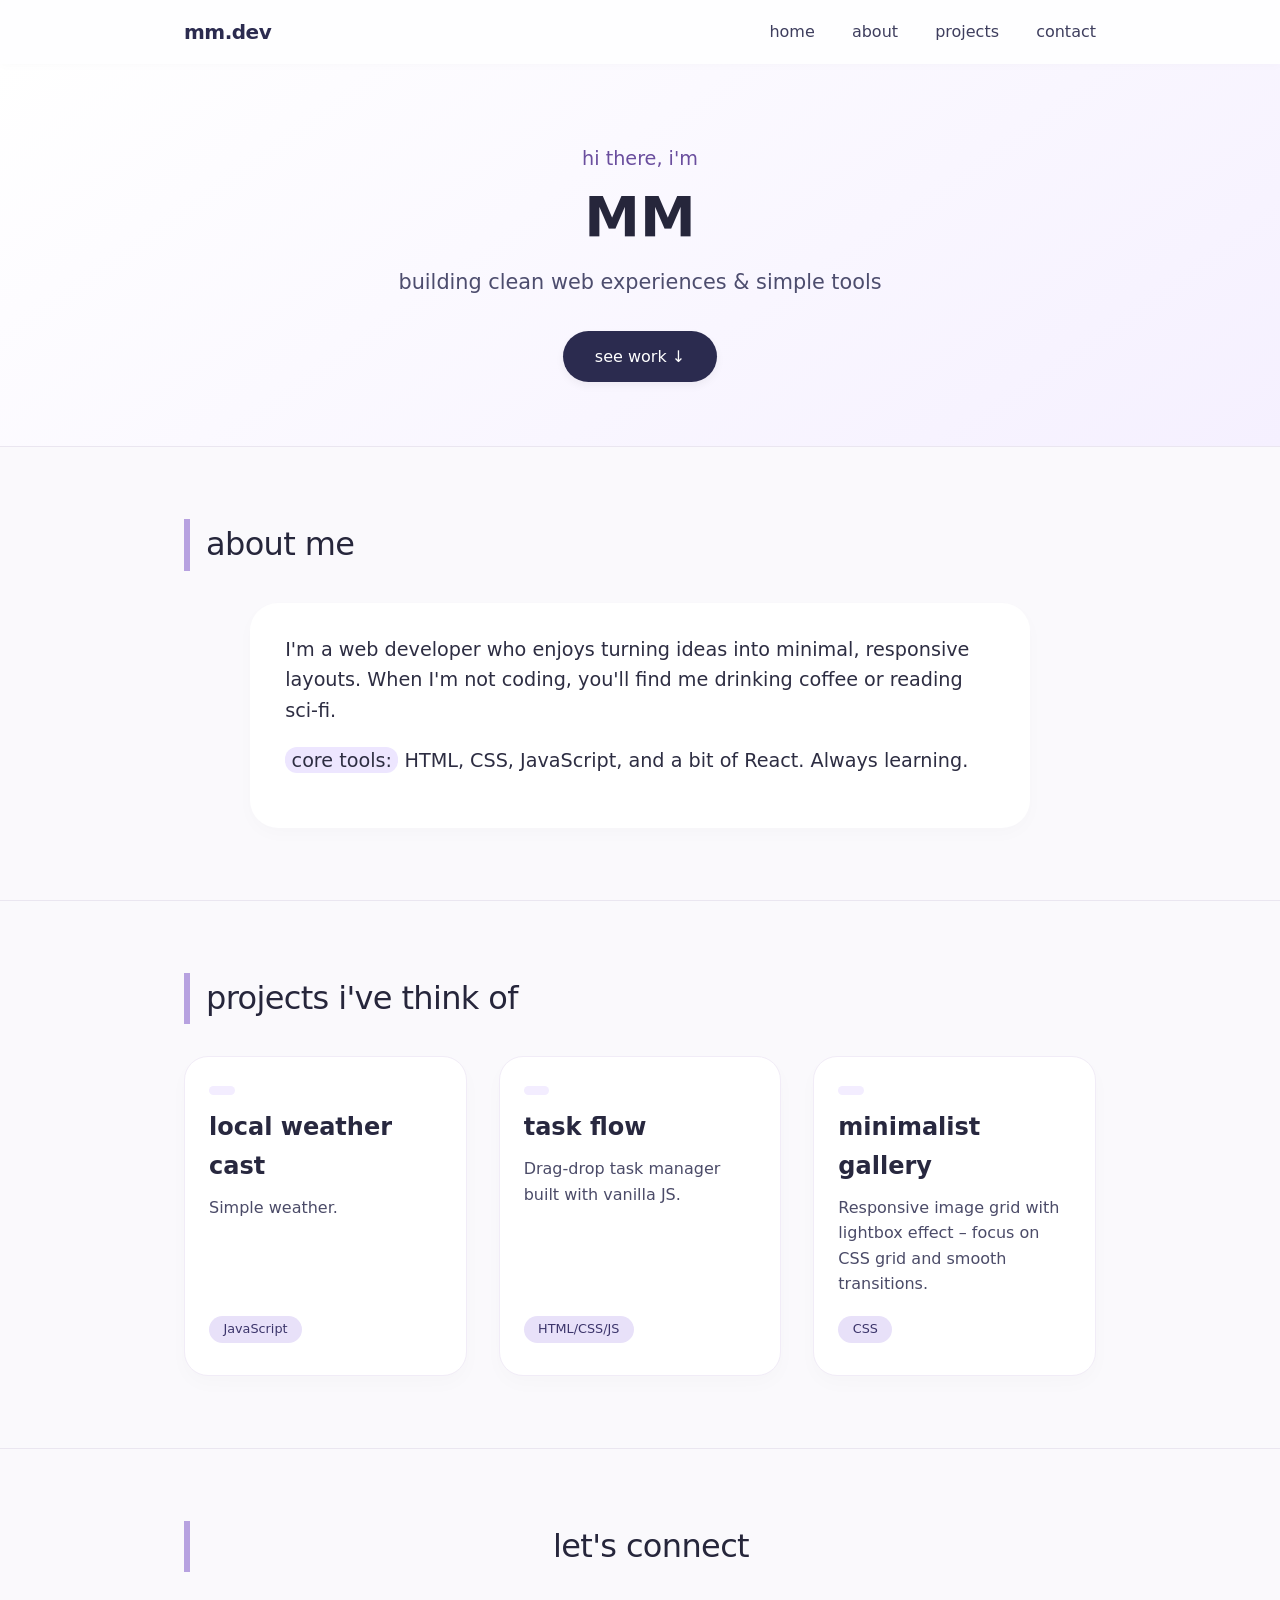
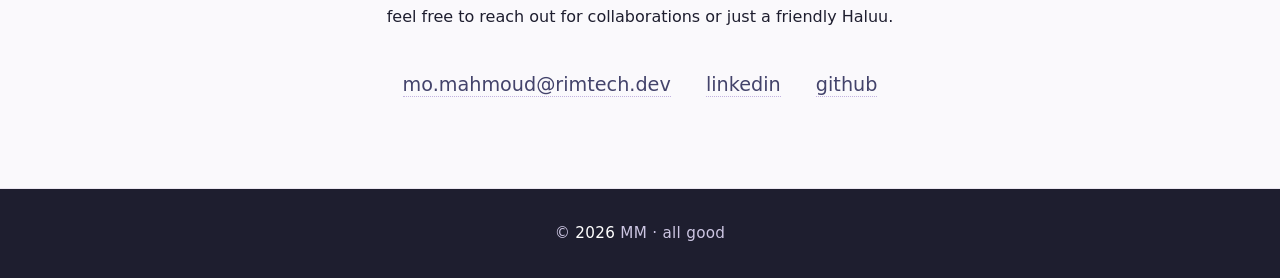
<file: index.html>
<!DOCTYPE html>
<html lang="en">
<head>
  <meta charset="UTF-8">
  <meta name="viewport" content="width=device-width, initial-scale=1.0">
  <title>MM · simple portfolio</title>
  <link rel="stylesheet" href="style.css">
</head>
<body>
  <header class="page-header">
    <div class="container header-flex">
      <span class="logo"> mm.dev</span>
      <nav class="navbar">
        <a href="#home">home</a>
        <a href="#about">about</a>
        <a href="#projects">projects</a>
        <a href="#contact">contact</a>
      </nav>
    </div>
  </header>

  <main>
    <section id="home" class="hero">
      <div class="container">
        <p class="hero-greeting">hi there, i'm</p>
        <h1 class="hero-name">MM</h1>
        <p class="hero-tagline">building clean web experiences & simple tools</p>
        <a href="#projects" class="btn">see work ↓</a>
      </div>
    </section>

    <section id="about" class="about">
      <div class="container">
        <h2>about me</h2>
        <div class="about-content">
          <p>I'm a web developer who enjoys turning ideas into minimal, responsive layouts. When I'm not coding, you'll find me drinking coffee or reading sci‑fi.</p>
          <p><span class="highlight">core tools:</span> HTML, CSS, JavaScript, and a bit of React. Always learning.</p>
        </div>
      </div>
    </section>

    <section id="projects" class="projects">
      <div class="container">
        <h2>projects i've think of</h2>
        <div class="project-grid">
          <article class="card">
            <div class="card-img placeholder"></div>
            <h3>local weather cast</h3>
            <p>Simple weather.</p>
            <span class="card-tag">JavaScript</span>
          </article>
          <article class="card">
            <div class="card-img placeholder"></div>
            <h3>task flow</h3>
            <p>Drag‑drop task manager built with vanilla JS.</p>
            <span class="card-tag">HTML/CSS/JS</span>
          </article>
          <article class="card">
            <div class="card-img placeholder"></div>
            <h3>minimalist gallery</h3>
            <p>Responsive image grid with lightbox effect – focus on CSS grid and smooth transitions.</p>
            <span class="card-tag">CSS</span>
          </article>
        </div>
      </div>
    </section>

    <section id="contact" class="contact">
      <div class="container">
        <h2>let's connect</h2>
        <p>feel free to reach out for collaborations or just a friendly Haluu.</p>
        <ul class="contact-list">
          <li><a href="mailto:mo.mahmoud@rimtech.dev">mo.mahmoud@rimtech.dev</a></li>
          <li><a href="#">linkedin</a></li>
          <li><a href="#">github</a></li>
        </ul>
      </div>
    </section>
  </main>

  <footer class="page-footer">
    <div class="container">
      <p>© <span id="current-year"></span> MM · all good</p>
    </div>
  </footer>

  <script src="script.js"></script>
</body>
</html>
</file>
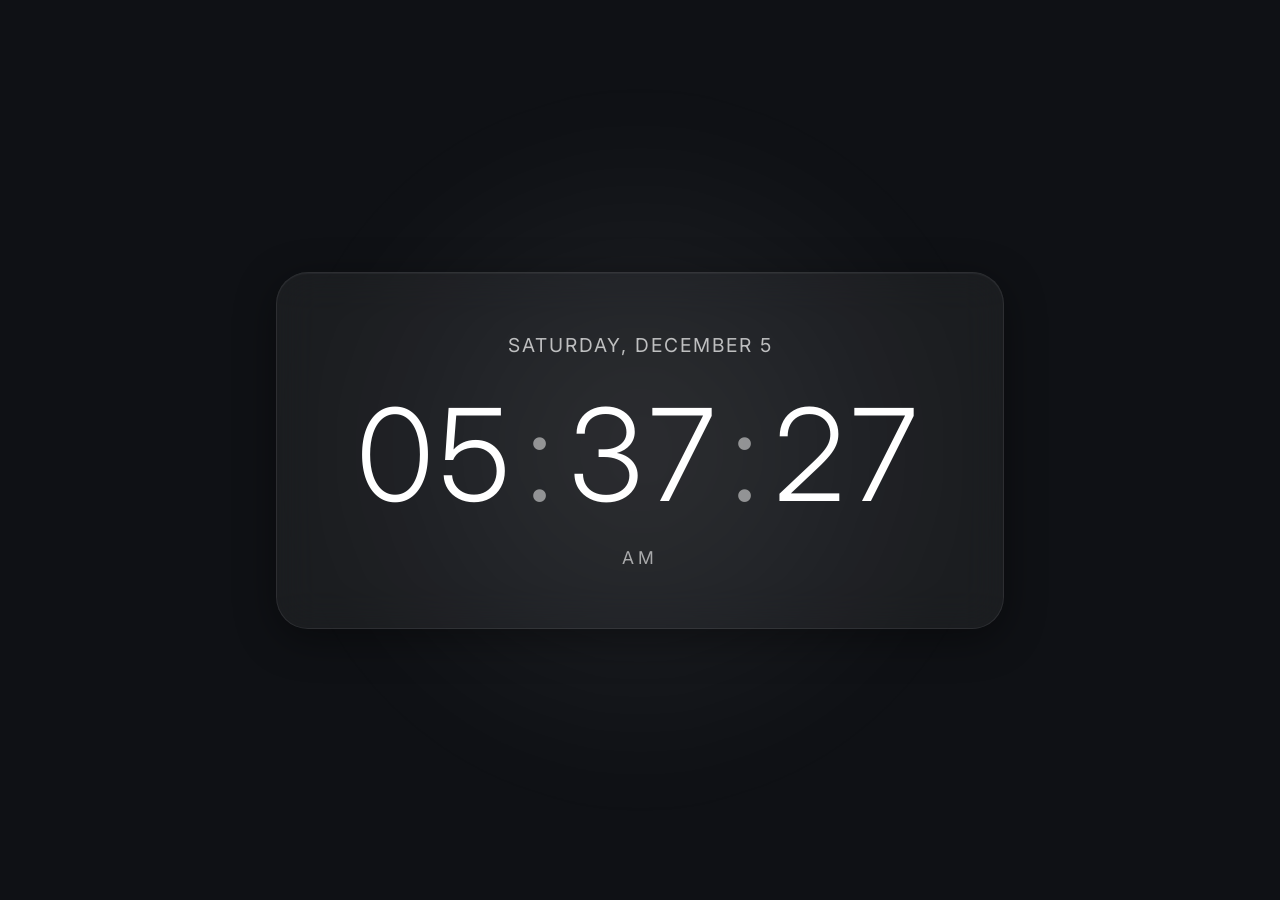
<file: digital-clock/index.html>
<!DOCTYPE html>
<html lang="en">
<head>
  <meta charset="UTF-8" />
  <meta name="viewport" content="width=device-width, initial-scale=1.0" />
  <title>Classy Digital Clock</title>

  <link rel="preconnect" href="https://fonts.googleapis.com">
  <link rel="preconnect" href="https://fonts.gstatic.com" crossorigin>

  <link
    href="https://fonts.googleapis.com/css2?family=Inter:wght@300;400;600&display=swap"
    rel="stylesheet"
  />

  <link rel="stylesheet" href="styles.css" />
</head>
<body>

  <div class="background"></div>

  <div class="clock-container">
    <div class="date" id="date">Monday, January 1</div>

    <div class="clock">
      <span id="hours">00</span>
      <span class="separator">:</span>
      <span id="minutes">00</span>
      <span class="separator">:</span>
      <span id="seconds">00</span>
    </div>

    <div class="format" id="ampm">AM</div>
  </div>

  <script src="script.js"></script>
</body>
</html>
</file>
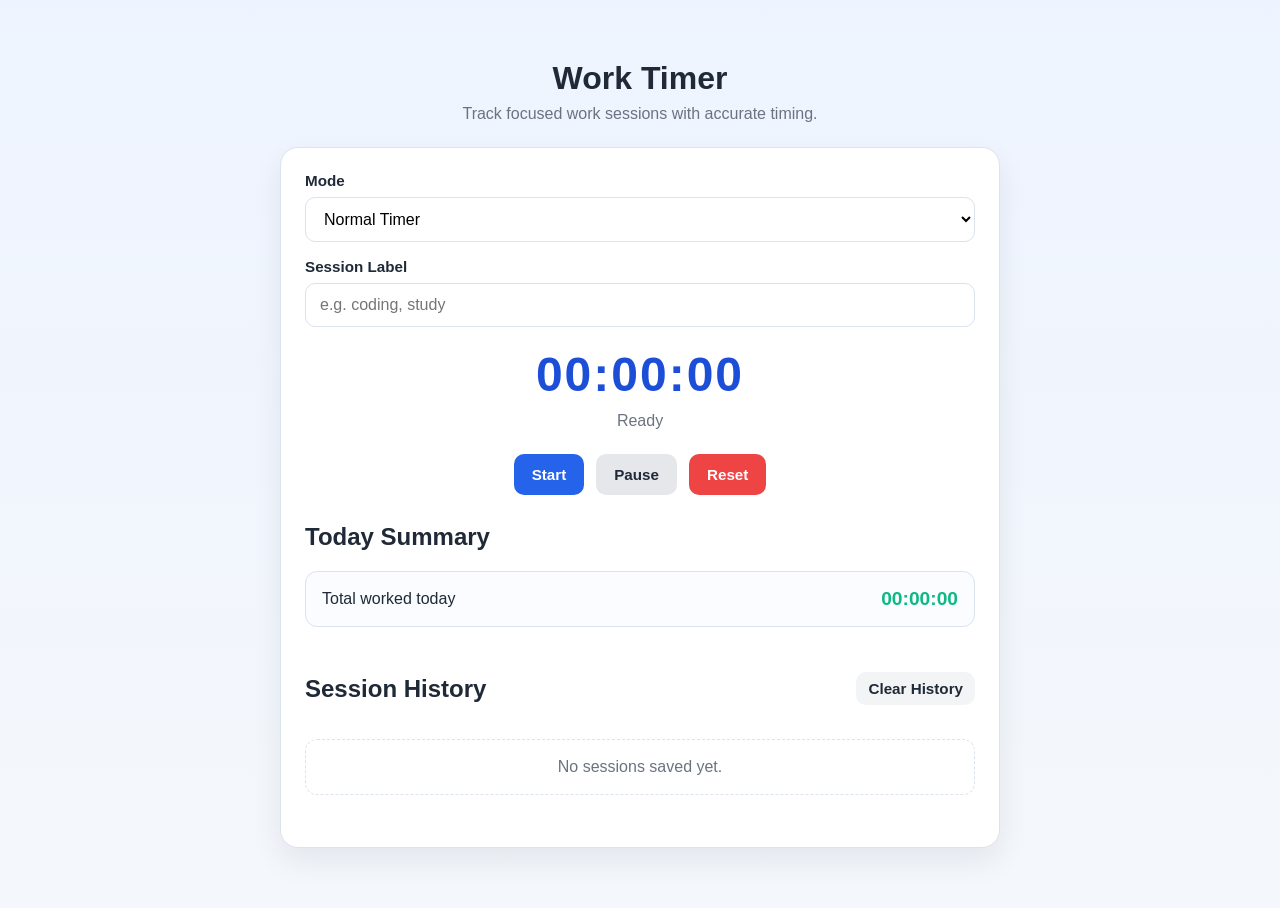
<file: JavaScript work timer app development/index.html>
<!DOCTYPE html>
<html lang="en">
<head>
  <meta charset="UTF-8" />
  <meta name="viewport" content="width=device-width, initial-scale=1.0" />
  <title>Work Timer</title>
  <link rel="stylesheet" href="styles.css" />
</head>
<body>
  <div class="app">
    <header class="app-header">
      <h1>Work Timer</h1>
      <p class="subtitle">Track focused work sessions with accurate timing.</p>
    </header>

    <main class="card">
      <section class="timer-section">
        <div class="mode-row">
          <label for="modeSelect">Mode</label>
          <select id="modeSelect">
            <option value="normal">Normal Timer</option>
            <option value="pomodoro">Pomodoro</option>
          </select>
        </div>

        <div class="label-row">
          <label for="sessionLabel">Session Label</label>
          <input
            id="sessionLabel"
            type="text"
            placeholder="e.g. coding, study"
            maxlength="40"
          />
        </div>

        <div class="timer-display" id="timerDisplay">00:00:00</div>

        <div class="status" id="statusText">Ready</div>

        <div class="controls">
          <button id="startBtn" class="btn btn-primary">Start</button>
          <button id="pauseBtn" class="btn btn-secondary">Pause</button>
          <button id="resetBtn" class="btn btn-danger">Reset</button>
        </div>

        <div class="pomodoro-info" id="pomodoroInfo">
          <span>Phase: <strong id="phaseText">Work</strong></span>
          <span>Cycle target: <strong id="phaseTargetText">25:00</strong></span>
        </div>
      </section>

      <section class="summary-section">
        <h2>Today Summary</h2>
        <div class="summary-box">
          <span>Total worked today</span>
          <strong id="todayTotal">00:00:00</strong>
        </div>
      </section>

      <section class="history-section">
        <div class="history-header">
          <h2>Session History</h2>
          <button id="clearHistoryBtn" class="btn btn-small">Clear History</button>
        </div>
        <ul id="sessionList" class="session-list"></ul>
      </section>
    </main>
  </div>

  <script src="script.js"></script>
</body>
</html>
</file>
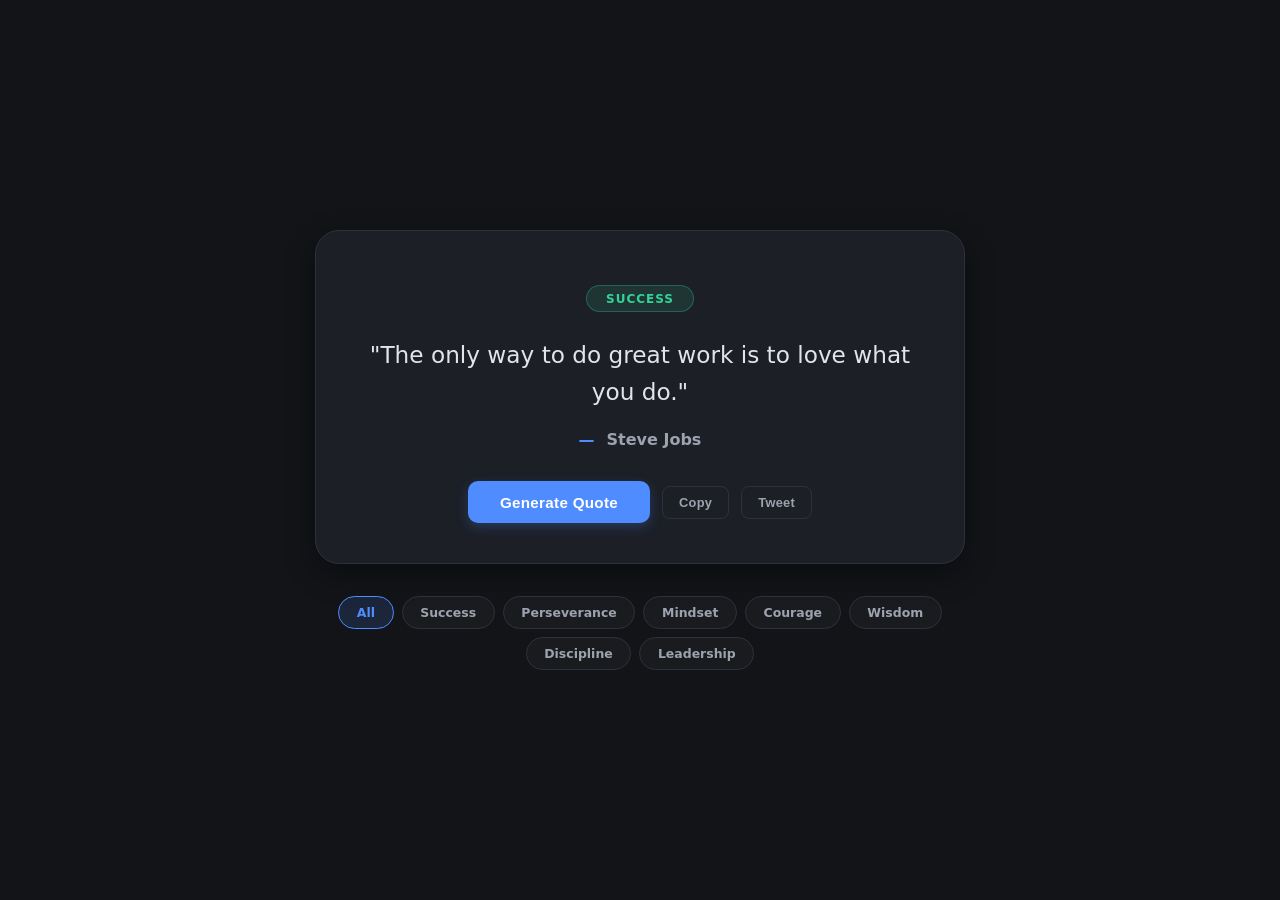
<file: Motivational Quote Generator/index.html>
<!DOCTYPE html>
<html lang="en">
<head>
    <meta charset="UTF-8">
    <meta name="viewport" content="width=device-width, initial-scale=1.0">
    <title>Motivational Quote Generator</title>
    <link rel="stylesheet" href="styles.css">
</head>
<body>
    <div class="overlay" id="overlay"></div>

    <div class="favorites-panel" id="favoritesPanel">
        <div class="fav-header">
            <h3>Your Favorites</h3>
            <button class="fav-close" id="favCloseBtn">&times;</button>
        </div>
        <div id="favList"></div>
    </div>

    <!-- Main container -->
    <div class="container">
        <div class="card" id="quoteCard">
            <span class="quote-icon" id="quoteIcon"></span>
            <div>
                <span class="category-badge badge-success" id="categoryBadge">SUCCESS</span>
            </div>
            <p class="quote-text" id="quoteText">
                "The only way to do great work is to love what you do."
            </p>
            <p class="quote-author" id="quoteAuthor">
                <span class="author-dash">—</span> Steve Jobs
            </p>
            <div class="btn-row">
                <button class="btn btn-primary" id="generateBtn"> 
                  Generate Quote
                </button>
                <button class="btn btn-outline btn-sm" id="copyBtn" title="Copy to clipboard">
                     Copy
                </button>
                <button class="btn btn-outline btn-sm" id="tweetBtn" title="Share on Twitter / X">
                     Tweet
                </button>
            </div>
        </div>

        <div class="filter-section" id="filterSection">
            <span class="filter-pill active" data-category="all">All</span>
            <span class="filter-pill" data-category="success">Success</span>
            <span class="filter-pill" data-category="perseverance">Perseverance</span>
            <span class="filter-pill" data-category="mindset">Mindset</span>
            <span class="filter-pill" data-category="courage">Courage</span>
            <span class="filter-pill" data-category="wisdom">Wisdom</span>
            <span class="filter-pill" data-category="discipline">Discipline</span>
            <span class="filter-pill" data-category="leadership">Leadership</span>
        </div>
    </div>

    <div class="toast" id="toast">
        <span class="toast-icon"></span> <span id="toastMsg">Copied!</span>
    </div>

    <script src="script.js" defer></script>
</body>
</html>
</file>
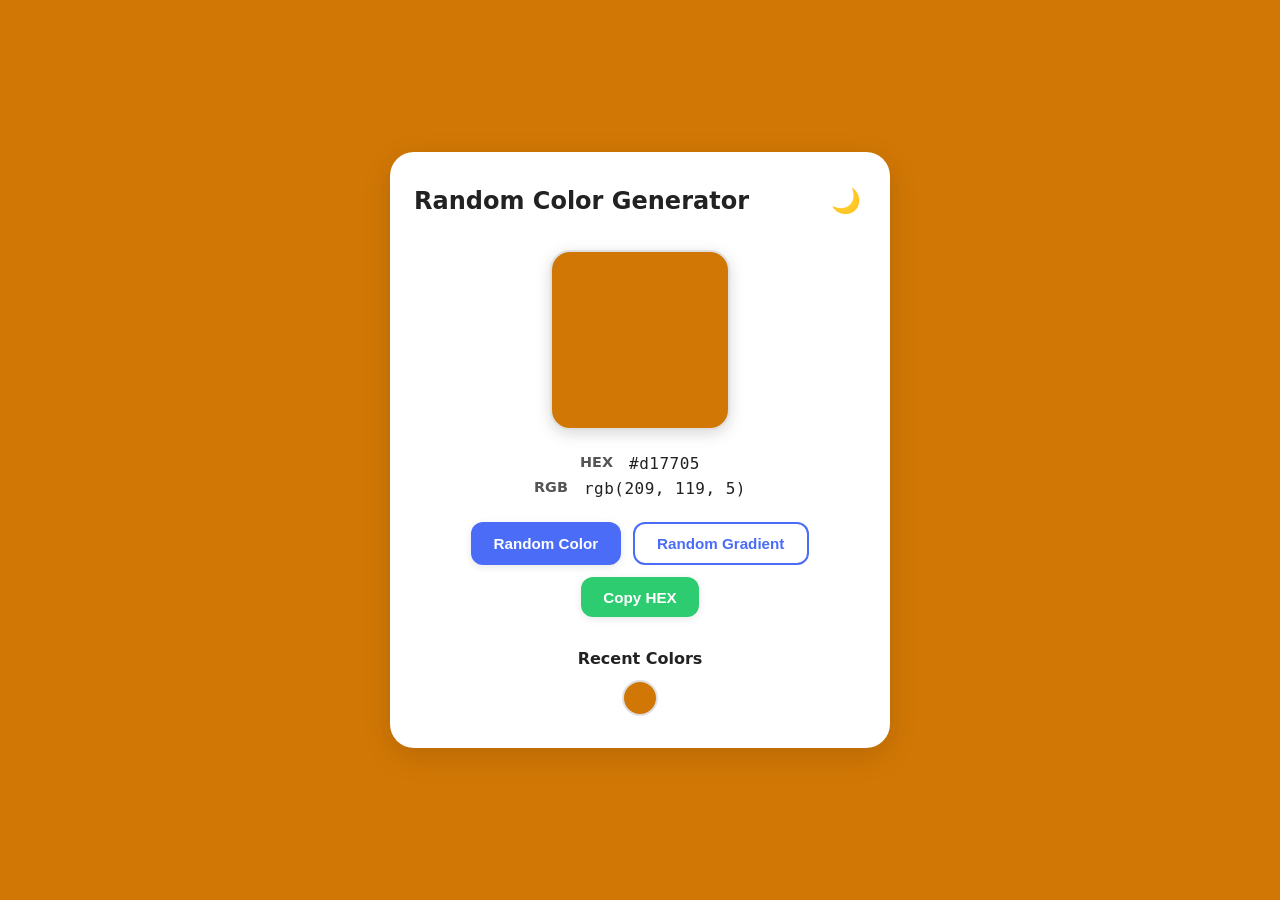
<file: random-color-generator/index.html>
<!DOCTYPE html>
<html lang="en">
<head>
  <meta charset="UTF-8">
  <meta name="viewport" content="width=device-width, initial-scale=1.0">
  <title>Random Color Generator</title>
  <link rel="stylesheet" href="styles.css">
</head>
<body>
  <div class="container">
    <header>
      <h1>Random Color Generator</h1>
      <button id="theme-toggle" class="btn-icon" aria-label="Toggle dark/light mode">🌙</button>
    </header>

    <main>
      <div class="color-preview" id="color-preview"></div>
      <div class="color-info" id="solid-info">
        <div class="info-row">
          <span class="label">HEX</span>
          <span class="value" id="hex-value">#3498db</span>
        </div>
        <div class="info-row">
          <span class="label">RGB</span>
          <span class="value" id="rgb-value">rgb(52, 152, 219)</span>
        </div>
      </div>
      <div class="color-info" id="gradient-info" style="display: none;">
        <p class="gradient-css" id="gradient-css">linear-gradient(135deg, #ff7e5f, #feb47b)</p>
      </div>

      <div class="button-group">
        <button id="generate-solid" class="btn">Random Color</button>
        <button id="generate-gradient" class="btn btn-outline">Random Gradient</button>
        <button id="copy-btn" class="btn btn-copy">Copy HEX</button>
      </div>

      <div class="recent-section">
        <h3>Recent Colors</h3>
        <div id="recent-colors" class="recent-colors"></div>
      </div>
    </main>
  </div>

  <script src="script.js"></script>
</body>
</html>
</file>
<file: style.css>
/* style.css – clean, minimal, responsive */
* {
  margin: 0;
  padding: 0;
  box-sizing: border-box;
}

body {
  font-family: system-ui, -apple-system, 'Segoe UI', Roboto, 'Helvetica Neue', sans-serif;
  line-height: 1.6;
  color: #1e1e2f;
  background: #faf9fc;
  scroll-behavior: smooth;
}

.container {
  max-width: 960px;
  margin: 0 auto;
  padding: 0 1.5rem;
}

/* header */
.page-header {
  background: white;
  padding: 1rem 0;
  box-shadow: 0 2px 10px rgba(0,0,0,0.02);
  position: sticky;
  top: 0;
  backdrop-filter: blur(4px);
  background: rgba(255, 255, 255, 0.8);
  z-index: 10;
}

.header-flex {
  display: flex;
  justify-content: space-between;
  align-items: center;
  flex-wrap: wrap;
}

.logo {
  font-weight: 600;
  font-size: 1.25rem;
  letter-spacing: -0.5px;
  color: #2b2b4f;
}

.navbar a {
  margin-left: 2rem;
  text-decoration: none;
  color: #3e3e5e;
  font-weight: 500;
  font-size: 1rem;
  transition: color 0.15s;
}

.navbar a:hover {
  color: #8860d0;
}

/* sections general */
section {
  padding: 4.5rem 0;
  border-bottom: 1px solid #eae6f0;
}

h2 {
  font-size: 2rem;
  font-weight: 500;
  margin-bottom: 2rem;
  color: #26263b;
  letter-spacing: -0.02em;
  border-left: 6px solid #b7a2e0;
  padding-left: 1rem;
}

/* hero */
.hero {
  padding: 5rem 0 4rem;
  text-align: center;
  background: linear-gradient(145deg, #ffffff 0%, #f5f0ff 100%);
}

.hero-greeting {
  font-size: 1.2rem;
  color: #6a4e9e;
  margin-bottom: 0.5rem;
}

.hero-name {
  font-size: 3.5rem;
  font-weight: 600;
  color: #26263b;
  line-height: 1.2;
}

.hero-tagline {
  font-size: 1.3rem;
  color: #4d4d6e;
  max-width: 550px;
  margin: 1rem auto 2rem;
}

.btn {
  display: inline-block;
  background: #2b2b4f;
  color: white;
  text-decoration: none;
  padding: 0.8rem 2rem;
  border-radius: 40px;
  font-weight: 500;
  transition: background 0.2s, transform 0.1s;
  box-shadow: 0 4px 8px rgba(0,0,0,0.05);
}

.btn:hover {
  background: #45457a;
  transform: scale(1.02);
}

/* about */
.about-content {
  background: white;
  padding: 2rem 2.2rem;
  border-radius: 28px;
  box-shadow: 0 6px 18px rgba(0,0,0,0.02);
  font-size: 1.2rem;
  max-width: 780px;
  margin: 0 auto;
  color: #2d2d42;
}

.about-content p {
  margin-bottom: 1.2rem;
}

.highlight {
  background: #ede6ff;
  padding: 0.1rem 0.4rem;
  border-radius: 12px;
  font-weight: 500;
}

/* projects grid */
.project-grid {
  display: grid;
  grid-template-columns: repeat(auto-fit, minmax(250px, 1fr));
  gap: 2rem;
  margin-top: 2rem;
}

.card {
  background: white;
  border-radius: 24px;
  padding: 1.8rem 1.5rem 2rem;
  box-shadow: 0 8px 20px rgba(0,0,0,0.02);
  transition: all 0.2s ease;
  border: 1px solid #f1ecf7;
  display: flex;
  flex-direction: column;
}

.card:hover {
  transform: translateY(-6px);
  box-shadow: 0 16px 30px rgba(136, 96, 208, 0.08);
  border-color: #d9ccf0;
}

.card-img {
  font-size: 3.8rem;
  line-height: 1;
  margin-bottom: 0.8rem;
  background: #f3edff;
  width: fit-content;
  padding: 0.3rem 0.8rem;
  border-radius: 60px;
}

.card h3 {
  font-size: 1.5rem;
  font-weight: 550;
  margin-bottom: 0.6rem;
  color: #28283f;
}

.card p {
  color: #4b4b68;
  margin-bottom: 1.2rem;
  flex: 1;
}

.card-tag {
  background: #e8e1f9;
  color: #3c356b;
  padding: 0.2rem 0.9rem;
  border-radius: 30px;
  font-size: 0.8rem;
  font-weight: 500;
  align-self: flex-start;
}

/* contact */
.contact {
  text-align: center;
  background: #faf9fc;
}

.contact-list {
  list-style: none;
  display: flex;
  flex-wrap: wrap;
  justify-content: center;
  gap: 2.2rem;
  margin: 2.5rem 0 1rem;
  font-size: 1.2rem;
}

.contact-list li a {
  text-decoration: none;
  color: #43436b;
  border-bottom: 1px dotted #c2b2e0;
  font-weight: 450;
}

.contact-list li a:hover {
  color: #6a4e9e;
  border-bottom: 2px solid #8860d0;
}

/* footer */
.page-footer {
  background: #1e1e2f;
  color: #cdc6e3;
  text-align: center;
  padding: 2rem 0;
  font-size: 0.95rem;
  letter-spacing: 0.3px;
}

.page-footer span {
  font-weight: 500;
  color: white;
}

/* small adjustments */
@media (max-width: 600px) {
  .header-flex {
    flex-direction: column;
    gap: 0.5rem;
  }
  .navbar a {
    margin: 0 0.8rem;
  }
  .hero-name {
    font-size: 2.5rem;
  }
  .contact-list {
    flex-direction: column;
    gap: 1rem;
  }
  h2 {
    font-size: 1.8rem;
  }
}
</file>
<file: digital-clock/styles.css>
* {
  margin: 0;
  padding: 0;
  box-sizing: border-box;
}

body {
  height: 100vh;
  overflow: hidden;
  font-family: 'Inter', sans-serif;
  background: #0f1115;
  display: flex;
  justify-content: center;
  align-items: center;
  color: white;
  position: relative;
}

/* Background Glow */

.background {
  position: absolute;
  width: 700px;
  height: 700px;
  background: radial-gradient(circle, rgba(255,255,255,0.08), transparent 70%);
  filter: blur(40px);
  animation: pulse 6s ease-in-out infinite;
}

@keyframes pulse {
  0%, 100% {
    transform: scale(1);
    opacity: 0.6;
  }

  50% {
    transform: scale(1.15);
    opacity: 1;
  }
}

/* Clock Card */

.clock-container {
  position: relative;
  z-index: 2;
  text-align: center;
  padding: 60px 80px;
  border-radius: 32px;

  background: rgba(255, 255, 255, 0.05);

  backdrop-filter: blur(20px);
  -webkit-backdrop-filter: blur(20px);

  border: 1px solid rgba(255,255,255,0.08);

  box-shadow:
    0 10px 40px rgba(0,0,0,0.4),
    inset 0 1px 1px rgba(255,255,255,0.05);
}

.date {
  font-size: 1.2rem;
  letter-spacing: 2px;
  text-transform: uppercase;
  opacity: 0.7;
  margin-bottom: 20px;
}

.clock {
  font-size: 8rem;
  font-weight: 300;
  letter-spacing: 6px;
  display: flex;
  align-items: center;
  justify-content: center;
}

.separator {
  opacity: 0.5;
  margin: 0 10px;
}

.format {
  margin-top: 15px;
  font-size: 1.1rem;
  letter-spacing: 4px;
  opacity: 0.6;
}

/* Fullscreen Friendly */

@media (max-width: 900px) {
  .clock {
    font-size: 4rem;
  }

  .clock-container {
    padding: 40px;
  }
}
</file>
<file: JavaScript work timer app development/styles.css>
* {
  box-sizing: border-box;
}

:root {
  --bg: #f4f7fb;
  --card: #ffffff;
  --text: #1f2937;
  --muted: #6b7280;
  --primary: #2563eb;
  --primary-dark: #1d4ed8;
  --secondary: #e5e7eb;
  --danger: #ef4444;
  --danger-dark: #dc2626;
  --border: #dbe3ee;
  --success: #10b981;
  --shadow: 0 12px 30px rgba(31, 41, 55, 0.08);
}

body {
  margin: 0;
  font-family: Arial, Helvetica, sans-serif;
  background: linear-gradient(180deg, #eef4ff 0%, var(--bg) 100%);
  color: var(--text);
}

.app {
  max-width: 760px;
  margin: 40px auto;
  padding: 20px;
}

.app-header {
  text-align: center;
  margin-bottom: 24px;
}

.app-header h1 {
  margin: 0 0 8px;
  font-size: 2rem;
}

.subtitle {
  margin: 0;
  color: var(--muted);
}

.card {
  background: var(--card);
  border: 1px solid var(--border);
  border-radius: 18px;
  box-shadow: var(--shadow);
  padding: 24px;
}

.timer-section,
.summary-section,
.history-section {
  margin-bottom: 28px;
}

.mode-row,
.label-row {
  display: flex;
  flex-direction: column;
  gap: 8px;
  margin-bottom: 16px;
}

label {
  font-size: 0.95rem;
  font-weight: bold;
}

select,
input {
  padding: 12px 14px;
  border: 1px solid var(--border);
  border-radius: 10px;
  font-size: 1rem;
  outline: none;
  background: #fff;
}

select:focus,
input:focus {
  border-color: var(--primary);
}

.timer-display {
  font-size: 3rem;
  font-weight: bold;
  text-align: center;
  letter-spacing: 2px;
  margin: 20px 0 10px;
  color: var(--primary-dark);
}

.status {
  text-align: center;
  color: var(--muted);
  margin-bottom: 18px;
  min-height: 24px;
}

.controls {
  display: flex;
  gap: 12px;
  justify-content: center;
  flex-wrap: wrap;
}

.btn {
  border: none;
  border-radius: 10px;
  padding: 12px 18px;
  cursor: pointer;
  font-size: 0.95rem;
  font-weight: bold;
  transition: 0.2s ease;
}

.btn:hover {
  transform: translateY(-1px);
}

.btn-primary {
  background: var(--primary);
  color: white;
}

.btn-primary:hover {
  background: var(--primary-dark);
}

.btn-secondary {
  background: var(--secondary);
  color: var(--text);
}

.btn-danger {
  background: var(--danger);
  color: white;
}

.btn-danger:hover {
  background: var(--danger-dark);
}

.btn-small {
  padding: 8px 12px;
  background: #f3f4f6;
  color: var(--text);
}

.pomodoro-info {
  margin-top: 18px;
  display: flex;
  justify-content: center;
  gap: 20px;
  color: var(--muted);
  font-size: 0.95rem;
  flex-wrap: wrap;
}

.summary-box {
  border: 1px solid var(--border);
  border-radius: 12px;
  padding: 16px;
  display: flex;
  justify-content: space-between;
  align-items: center;
  background: #fafcff;
}

.summary-box strong {
  color: var(--success);
  font-size: 1.2rem;
}

.history-header {
  display: flex;
  justify-content: space-between;
  align-items: center;
  gap: 12px;
}

.session-list {
  list-style: none;
  padding: 0;
  margin: 16px 0 0;
  display: grid;
  gap: 12px;
}

.session-item {
  border: 1px solid var(--border);
  border-radius: 12px;
  padding: 14px;
  background: #fcfdff;
}

.session-top {
  display: flex;
  justify-content: space-between;
  gap: 12px;
  flex-wrap: wrap;
  margin-bottom: 6px;
}

.session-label {
  font-weight: bold;
  color: var(--primary-dark);
}

.session-meta {
  color: var(--muted);
  font-size: 0.92rem;
}

.empty-state {
  color: var(--muted);
  text-align: center;
  padding: 18px;
  border: 1px dashed var(--border);
  border-radius: 12px;
}

@media (max-width: 600px) {
  .timer-display {
    font-size: 2.3rem;
  }

  .summary-box,
  .history-header,
  .session-top {
    flex-direction: column;
    align-items: flex-start;
  }

  .controls {
    flex-direction: column;
  }

  .btn {
    width: 100%;
  }
}
</file>
<file: Motivational Quote Generator/styles.css>
/* ===== Professional Clean Theme ===== */
:root {
    --bg: #121418;
    --card-bg: #1c1f26;
    --text: #e1e4e8;
    --text-secondary: #9ca3af;
    --accent: #4f8cff;
    --accent-hover: #3b6fcf;
    --border: #2d323a;
    --border-light: rgba(255, 255, 255, 0.08);
    --shadow: 0 10px 30px rgba(0, 0, 0, 0.4);
    --transition: 0.25s ease;
}

* {
    margin: 0;
    padding: 0;
    box-sizing: border-box;
}

body {
    font-family: 'Inter', system-ui, -apple-system, 'Segoe UI', sans-serif;
    background: var(--bg);
    min-height: 100vh;
    display: flex;
    align-items: center;
    justify-content: center;
    margin: 0;
    padding: 1.5rem;
}

/* Overlay */
.overlay {
    position: fixed;
    top: 0; left: 0;
    width: 100%; height: 100%;
    background: rgba(0, 0, 0, 0.6);
    z-index: 99;
    opacity: 0;
    pointer-events: none;
    transition: opacity 0.3s ease;
}
.overlay.active {
    opacity: 1;
    pointer-events: all;
}

/* Main Container */
.container {
    width: 100%;
    max-width: 650px;
    position: relative;
    z-index: 10;
}

/* Quote Card */
.card {
    background: var(--card-bg);
    border: 1px solid var(--border);
    border-radius: 24px;
    padding: 2.8rem 2.5rem 2.5rem;
    box-shadow: var(--shadow);
    text-align: center;
    transition: transform 0.2s ease;
}
.card:hover {
    transform: translateY(-2px);
}

.quote-icon {
    font-size: 2.8rem;
    display: block;
    margin-bottom: 0.6rem;
    opacity: 0.9;
}

.category-badge {
    display: inline-block;
    padding: 0.35rem 1.2rem;
    border-radius: 50px;
    font-size: 0.75rem;
    font-weight: 700;
    text-transform: uppercase;
    letter-spacing: 1px;
    margin-bottom: 1.5rem;
    background: rgba(79, 140, 255, 0.12);
    color: var(--accent);
    border: 1px solid rgba(79, 140, 255, 0.3);
}

/* Badge variants by category */
.badge-success { background: rgba(52, 211, 153, 0.12); color: #34d399; border-color: rgba(52, 211, 153, 0.3); }
.badge-perseverance { background: rgba(251, 113, 133, 0.12); color: #fb7185; border-color: rgba(251, 113, 133, 0.3); }
.badge-mindset { background: rgba(96, 165, 250, 0.12); color: #60a5fa; border-color: rgba(96, 165, 250, 0.3); }
.badge-courage { background: rgba(251, 191, 36, 0.12); color: #fbbf24; border-color: rgba(251, 191, 36, 0.3); }
.badge-wisdom { background: rgba(192, 132, 252, 0.12); color: #c084fc; border-color: rgba(192, 132, 252, 0.3); }
.badge-discipline { background: rgba(156, 163, 175, 0.12); color: #d1d5db; border-color: rgba(156, 163, 175, 0.3); }
.badge-leadership { background: rgba(250, 176, 5, 0.12); color: #fab005; border-color: rgba(250, 176, 5, 0.3); }

.quote-text {
    font-size: 1.45rem;
    font-weight: 500;
    line-height: 1.6;
    color: var(--text);
    margin-bottom: 1.2rem;
    min-height: 70px;
    transition: opacity 0.25s ease, transform 0.25s ease;
}
.quote-text.animating {
    opacity: 0;
    transform: translateY(12px);
}

.quote-author {
    font-size: 1rem;
    font-weight: 600;
    color: var(--text-secondary);
    margin-bottom: 2rem;
    transition: opacity 0.25s ease, transform 0.25s ease;
}
.quote-author.animating {
    opacity: 0;
    transform: translateY(10px);
}

.author-dash {
    color: var(--accent);
    margin-right: 0.4rem;
}

/* Buttons */
.btn-row {
    display: flex;
    flex-wrap: wrap;
    gap: 0.75rem;
    justify-content: center;
    align-items: center;
}

.btn {
    padding: 0.7rem 1.4rem;
    border-radius: 8px;
    border: none;
    cursor: pointer;
    font-size: 0.9rem;
    font-weight: 600;
    letter-spacing: 0.3px;
    transition: all var(--transition);
    display: inline-flex;
    align-items: center;
    gap: 0.4rem;
    background: transparent;
    color: var(--text);
}

.btn-primary {
    background: var(--accent);
    color: #fff;
    padding: 0.8rem 2rem;
    font-size: 0.95rem;
    border-radius: 10px;
    box-shadow: 0 4px 12px rgba(79, 140, 255, 0.25);
}
.btn-primary:hover {
    background: var(--accent-hover);
    transform: translateY(-1px);
    box-shadow: 0 8px 20px rgba(79, 140, 255, 0.3);
}

.btn-outline {
    border: 1px solid var(--border);
    color: var(--text-secondary);
    background: transparent;
}
.btn-outline:hover {
    background: rgba(255, 255, 255, 0.04);
    border-color: rgba(255, 255, 255, 0.2);
    color: #fff;
}

.btn-sm {
    padding: 0.5rem 1rem;
    font-size: 0.8rem;
    border-radius: 8px;
}

/* Category Filter Pills */
.filter-section {
    display: flex;
    flex-wrap: wrap;
    gap: 0.5rem;
    justify-content: center;
    margin-top: 2rem;
}

.filter-pill {
    padding: 0.5rem 1.1rem;
    border-radius: 50px;
    font-size: 0.78rem;
    font-weight: 600;
    cursor: pointer;
    background: rgba(255, 255, 255, 0.03);
    border: 1px solid var(--border);
    color: var(--text-secondary);
    transition: all var(--transition);
    user-select: none;
}
.filter-pill:hover {
    background: rgba(255, 255, 255, 0.07);
    border-color: rgba(255, 255, 255, 0.15);
    color: #fff;
}
.filter-pill.active {
    background: rgba(79, 140, 255, 0.15);
    border-color: var(--accent);
    color: var(--accent);
    font-weight: 700;
}

/* Favorites Panel */
.favorites-panel {
    position: fixed;
    top: 0;
    right: -450px;
    width: 420px;
    max-width: 90vw;
    height: 100vh;
    background: #1a1d24;
    border-left: 1px solid var(--border);
    z-index: 100;
    padding: 2rem 1.8rem;
    overflow-y: auto;
    transition: right 0.35s ease;
    box-shadow: -5px 0 30px rgba(0, 0, 0, 0.5);
}
.favorites-panel.open {
    right: 0;
}

.fav-header {
    display: flex;
    justify-content: space-between;
    align-items: center;
    margin-bottom: 1.8rem;
}
.fav-header h3 {
    color: #fff;
    font-size: 1.3rem;
    font-weight: 600;
}
.fav-close {
    background: none;
    border: none;
    color: #aaa;
    font-size: 2rem;
    cursor: pointer;
    padding: 0.2rem 0.6rem;
    border-radius: 6px;
    transition: 0.2s;
}
.fav-close:hover {
    background: rgba(255, 255, 255, 0.08);
    color: #fff;
}

.fav-item {
    background: rgba(255, 255, 255, 0.02);
    border: 1px solid var(--border);
    border-radius: 12px;
    padding: 1.2rem 1rem;
    margin-bottom: 0.8rem;
    position: relative;
    transition: 0.2s;
}
.fav-item:hover {
    background: rgba(255, 255, 255, 0.04);
}

.fav-item .fav-quote {
    color: #ddd;
    font-size: 0.9rem;
    line-height: 1.5;
    margin-bottom: 0.4rem;
}
.fav-item .fav-author {
    color: #888;
    font-size: 0.8rem;
    font-weight: 600;
}
.fav-item .fav-remove {
    position: absolute;
    top: 10px;
    right: 14px;
    background: none;
    border: none;
    color: #ff6b6b;
    cursor: pointer;
    font-size: 1rem;
    opacity: 0.5;
    transition: 0.2s;
}
.fav-item .fav-remove:hover {
    opacity: 1;
}

.no-favs {
    color: #666;
    text-align: center;
    margin-top: 5rem;
    font-size: 0.95rem;
}

/* Toast */
.toast {
    position: fixed;
    bottom: 30px;
    left: 50%;
    transform: translateX(-50%) translateY(120px);
    background: #2a2f3a;
    color: #fff;
    padding: 0.75rem 1.8rem;
    border-radius: 40px;
    font-weight: 600;
    font-size: 0.85rem;
    z-index: 999;
    border: 1px solid var(--border);
    box-shadow: 0 8px 25px rgba(0, 0, 0, 0.5);
    transition: transform 0.35s cubic-bezier(0.23, 1, 0.32, 1);
    pointer-events: none;
}
.toast.show {
    transform: translateX(-50%) translateY(0);
}

/* Responsive */
@media (max-width: 600px) {
    .card {
        padding: 2rem 1.4rem 2rem;
    }
    .quote-text {
        font-size: 1.2rem;
    }
    .btn-primary {
        padding: 0.7rem 1.5rem;
    }
    .favorites-panel {
        width: 100%;
        right: -105%;
    }
}
</file>
<file: random-color-generator/styles.css>
:root {
  --card-bg: #ffffff;
  --text-color: #222;
  --label-color: #555;
  --btn-solid-bg: #4a6cf7;
  --btn-solid-text: #fff;
  --btn-outline-border: #4a6cf7;
  --btn-outline-text: #4a6cf7;
  --btn-copy-bg: #2ecc71;
  --btn-copy-text: #fff;
  --shadow: 0 8px 30px rgba(0, 0, 0, 0.12);
  --border: #e0e0e0;
  --transition: 0.3s ease;
}

body.dark-mode {
  --card-bg: #2c2c2c;
  --text-color: #f0f0f0;
  --label-color: #aaa;
  --btn-solid-bg: #6c8cff;
  --btn-outline-border: #6c8cff;
  --btn-outline-text: #6c8cff;
  --btn-copy-bg: #2ecc71;
  --shadow: 0 8px 30px rgba(0, 0, 0, 0.4);
  --border: #444;
}

* {
  margin: 0;
  padding: 0;
  box-sizing: border-box;
}

body {
  font-family: 'Inter', system-ui, -apple-system, sans-serif;
  background-color: #f4f6f9;
  min-height: 100vh;
  display: flex;
  align-items: center;
  justify-content: center;
  transition: background 0.5s ease;
  padding: 1rem;
}

.container {
  background: var(--card-bg);
  border-radius: 24px;
  box-shadow: var(--shadow);
  width: 100%;
  max-width: 500px;
  padding: 2rem 1.5rem;
  transition: background var(--transition), box-shadow var(--transition);
  text-align: center;
}

header {
  display: flex;
  justify-content: space-between;
  align-items: center;
  margin-bottom: 2rem;
}

h1 {
  font-size: 1.5rem;
  color: var(--text-color);
  font-weight: 600;
}

.btn-icon {
  background: none;
  border: none;
  font-size: 1.5rem;
  cursor: pointer;
  padding: 0.3rem;
  line-height: 1;
  transition: transform var(--transition);
}

.btn-icon:hover {
  transform: scale(1.15);
}

.color-preview {
  width: 180px;
  height: 180px;
  margin: 0 auto 1.5rem;
  border-radius: 20px;
  background: #3498db; 
  box-shadow: 0 4px 15px rgba(0,0,0,0.15);
  transition: background 0.4s ease;
  border: 2px solid var(--border);
}

.color-info {
  margin-bottom: 1.5rem;
}

.info-row {
  display: flex;
  justify-content: center;
  gap: 1rem;
  margin: 0.4rem 0;
}

.label {
  font-weight: 600;
  color: var(--label-color);
  text-transform: uppercase;
  font-size: 0.9rem;
}

.value {
  font-family: 'Fira Code', monospace;
  font-weight: 500;
  color: var(--text-color);
  letter-spacing: 0.5px;
}

.gradient-css {
  font-family: 'Fira Code', monospace;
  font-size: 0.9rem;
  color: var(--text-color);
  background: var(--card-bg);
  padding: 0.4rem 1rem;
  border-radius: 8px;
  display: inline-block;
  border: 1px solid var(--border);
}

.button-group {
  display: flex;
  flex-wrap: wrap;
  justify-content: center;
  gap: 0.75rem;
  margin-bottom: 2rem;
}

.btn {
  padding: 0.7rem 1.4rem;
  border: none;
  border-radius: 12px;
  font-size: 0.95rem;
  font-weight: 600;
  cursor: pointer;
  transition: all var(--transition);
  background: var(--btn-solid-bg);
  color: var(--btn-solid-text);
  box-shadow: 0 2px 8px rgba(0,0,0,0.1);
}

.btn:hover {
  transform: translateY(-2px);
  box-shadow: 0 4px 15px rgba(0,0,0,0.15);
}

.btn:active {
  transform: translateY(0);
}

.btn-outline {
  background: transparent;
  color: var(--btn-outline-text);
  border: 2px solid var(--btn-outline-border);
  box-shadow: none;
}

.btn-outline:hover {
  background: var(--btn-outline-border);
  color: #fff;
}

.btn-copy {
  background: var(--btn-copy-bg);
}

.recent-section h3 {
  font-size: 1rem;
  color: var(--text-color);
  margin-bottom: 0.75rem;
}

.recent-colors {
  display: flex;
  flex-wrap: wrap;
  justify-content: center;
  gap: 0.6rem;
}

.recent-colors .color-circle {
  width: 36px;
  height: 36px;
  border-radius: 50%;
  cursor: pointer;
  border: 2px solid var(--border);
  transition: transform var(--transition), box-shadow var(--transition);
}

.recent-colors .color-circle:hover {
  transform: scale(1.2);
  box-shadow: 0 4px 12px rgba(0,0,0,0.2);
}

@media (max-width: 480px) {
  .container {
    padding: 1.5rem 1rem;
  }
  .color-preview {
    width: 140px;
    height: 140px;
  }
  .btn {
    padding: 0.6rem 1rem;
    font-size: 0.85rem;
  }
}
</file>
